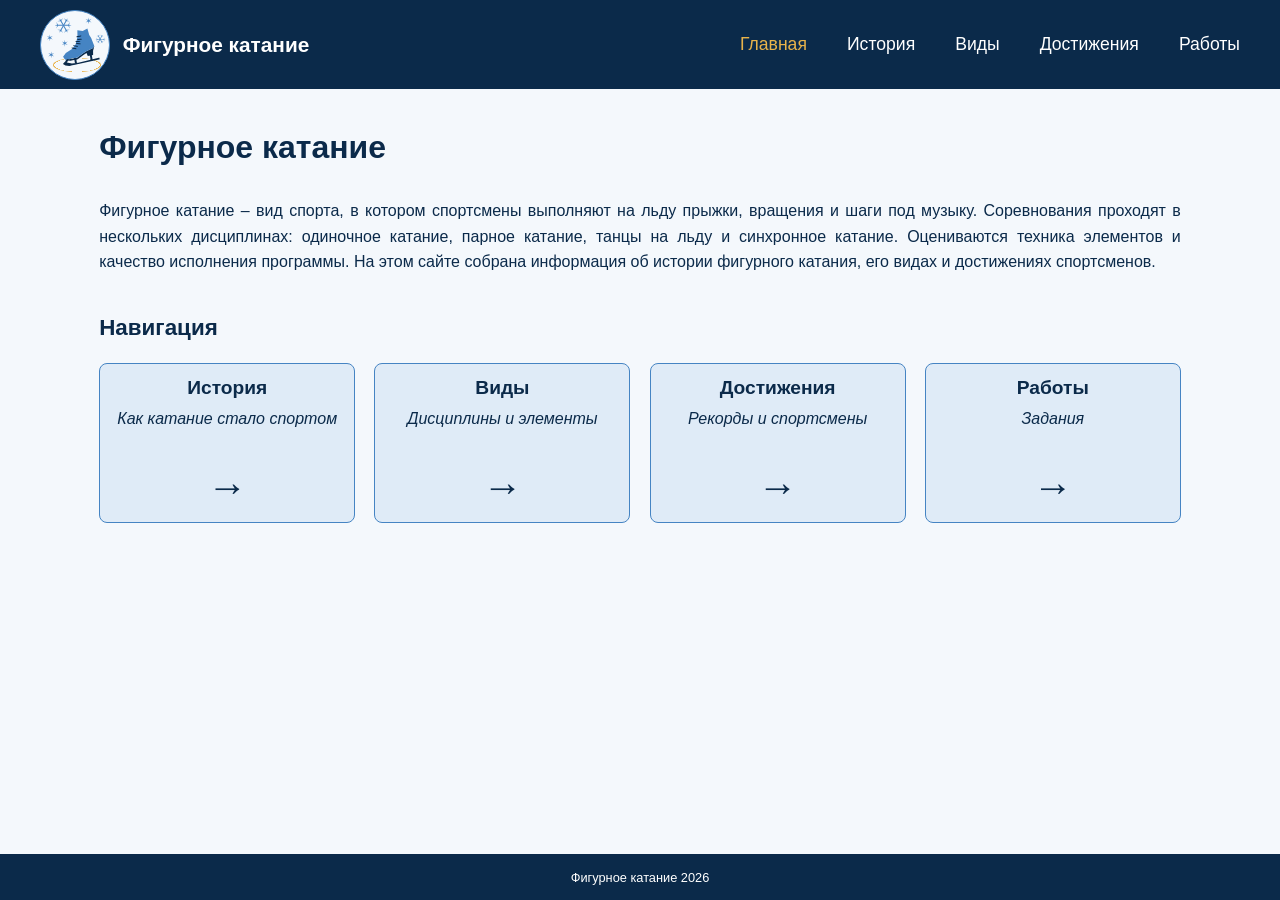
<file: index.html>
<!doctype html>
<html lang=ru>

<head>
    <meta charset="UTF-8">
    <meta name="viewport" content="width=device-width, initial-scale=1">
    <title>Фигурное катание</title>

    <!--[if IE]>
    <script>
    document.createElement('header');
    document.createElement('nav');
    document.createElement('section');
    document.createElement('article');
    document.createElement('aside');
    document.createElement('footer');
    </script>
    <![endif]-->

    <link rel="stylesheet" href="css/style.css">
    <link rel="stylesheet" href="css/pic.css">
</head>

<body>
    <header class="header">
        <div class="logo">
            <div class="logo__circle">

                <div class="logo__ice-line"></div>

                <div class="logo__snowflake">
                    <div class="logo__snowflake-top">
                        <div class="logo__snow"></div>
                        <div class="logo__snow"></div>
                        <div class="logo__snow"></div>
                    </div>
                    <div class="logo__snowflake-bottom">
                        <div class="logo__snow"></div>
                        <div class="logo__snow"></div>
                        <div class="logo__snow"></div>
                    </div>
                </div>

                <div class="logo__stars">
                    <div class="logo__star"></div>
                    <div class="logo__star"></div>
                    <div class="logo__star"></div>
                    <div class="logo__star"></div>
                </div>

                <div class="logo__skate">
                    
                    <div class="logo__blade"></div>

                    <div class="logo__supports">
                        <div class="logo__support"></div>
                        <div class="logo__support"></div>
                        <div class="logo__support"></div>
                    </div>

                    <div class="logo__bottom"></div>

                    <div class="logo__base"></div>

                    <div class="logo__laces">
                        <div class="logo__lace"></div>
                        <div class="logo__lace"></div>
                        <div class="logo__lace"></div>
                        <div class="logo__lace"></div>
                        <div class="logo__lace"></div>
                        <div class="logo__lace"></div>
                    </div>

                </div>

            </div>

            <div class="logo__title">Фигурное катание</div>

        </div>

        <nav class="nav">
            <ul class="nav__list">
                <li class="nav__item"><a class="nav__link nav__link--active" href="index.html">Главная</a></li>
                <li class="nav__item"><a class="nav__link" href="html/history.html">История</a></li>
                <li class="nav__item"><a class="nav__link" href="html/types.html">Виды</a></li>
                <li class="nav__item"><a class="nav__link" href="html/achievements.html">Достижения</a></li>
                <li class="nav__item"><a class="nav__link" href="html/tasks.html">Работы</a></li>
            </ul>
        </nav>
    </header>

    <main class="main">
        <section class="intro">
            <h1 class="intro__title">Фигурное катание</h1>
            <p class="intro__text">
                Фигурное катание – вид спорта, в котором спортсмены выполняют на льду прыжки, вращения и шаги под музыку. Соревнования проходят в нескольких дисциплинах: одиночное катание, парное катание, танцы на льду и синхронное катание. Оцениваются техника элементов и качество исполнения программы. На этом сайте собрана информация об истории фигурного катания, его видах и достижениях спортсменов.
            </p>
        </section>

        <section class="sections">
            <h2 class="sections__title">Навигация</h2>
            <div class="sections__navigation">
                <a class="sections__card" href="html/history.html">
                    <div class="sections__card-content">
                        <h3 class="sections__card-title">История</h3>
                        <p class="sections__card-text">Как катание стало спортом</p>
                    </div>

                    <span class="sections__card-action">&#8594;</span>
                </a>

                <a class="sections__card" href="html/types.html">
                    <div class="sections__card-content">
                        <h3 class="sections__card-title">Виды</h3>
                        <p class="sections__card-text">Дисциплины и элементы</p>
                    </div>

                    <span class="sections__card-action">&#8594;</span>
                </a>

                <a class="sections__card" href="html/achievements.html">
                    <div class="sections__card-content">
                        <h3 class="sections__card-title">Достижения</h3>
                        <p class="sections__card-text">Рекорды и спортсмены</p>
                    </div>

                    <span class="sections__card-action">&#8594;</span>
                </a>

                <a class="sections__card" href="html/tasks.html">
                    <div class="sections__card-content">
                        <h3 class="sections__card-title">Работы</h3>
                        <p class="sections__card-text">Задания</p>
                    </div>

                    <span class="sections__card-action">&#8594;</span>
                </a>
            </div>
        </section>
    </main>

    <footer class="footer">
        <p class="footer__text">Фигурное катание 2026</p>
    </footer>

</body>
</html>
</file>
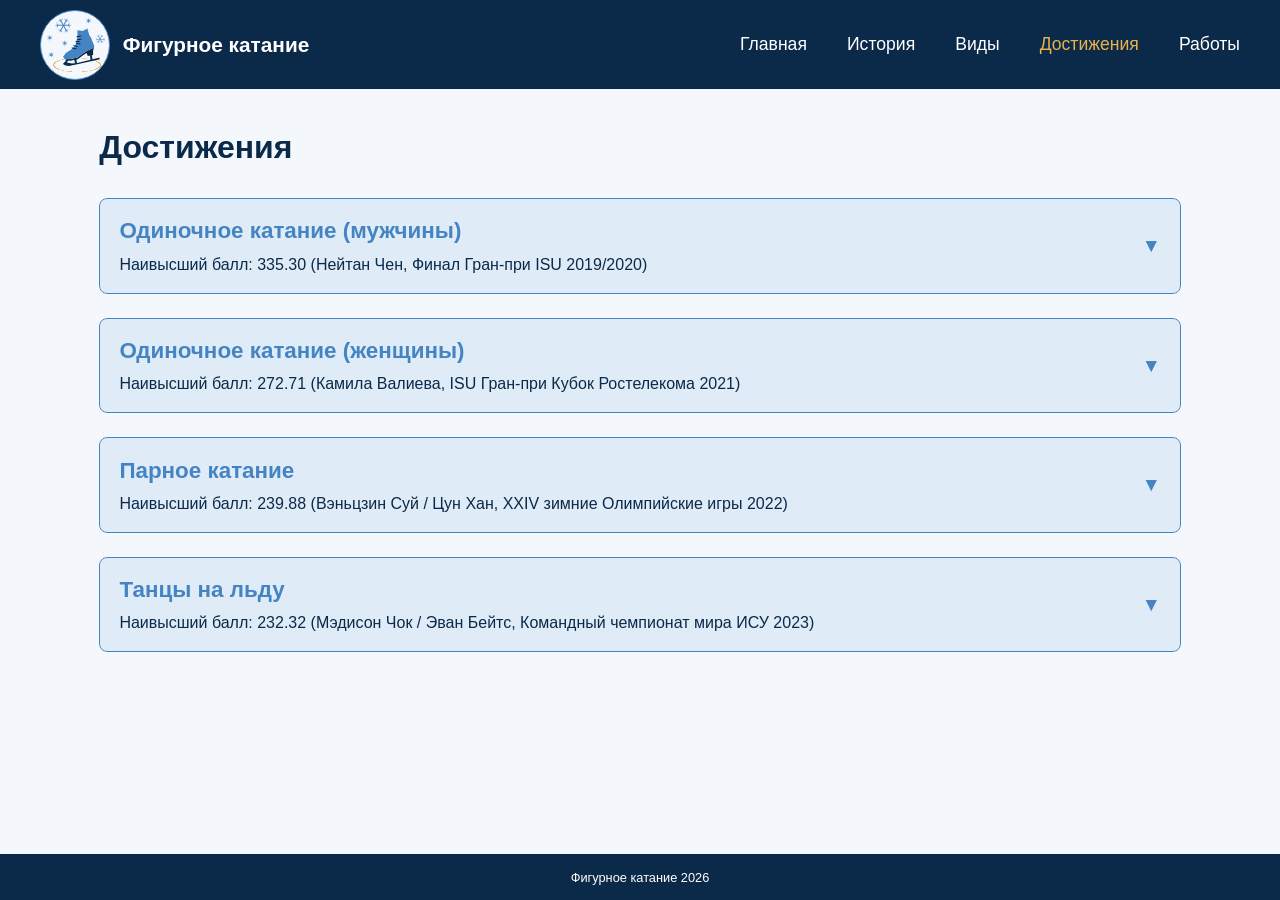
<file: html/achievements.html>
<!doctype html>
<html lang=ru>

<head>
    <meta charset="UTF-8">
    <meta name="viewport" content="width=device-width, initial-scale=1">
    <title>Фигурное катание</title>

    <!--[if IE]>
    <script>
    document.createElement('header');
    document.createElement('nav');
    document.createElement('section');
    document.createElement('article');
    document.createElement('aside');
    document.createElement('footer');
    document.createElement('details');
    document.createElement('summary');
    </script>
    <![endif]-->

    <link rel="stylesheet" href="../css/style.css">
    <link rel="stylesheet" href="../css/pic.css">
</head>

<body>
    <header class="header">
        <div class="logo">
            <div class="logo__circle">

                <div class="logo__ice-line"></div>

                <div class="logo__snowflake">
                    <div class="logo__snowflake-top">
                        <div class="logo__snow"></div>
                        <div class="logo__snow"></div>
                        <div class="logo__snow"></div>
                    </div>
                    <div class="logo__snowflake-bottom">
                        <div class="logo__snow"></div>
                        <div class="logo__snow"></div>
                        <div class="logo__snow"></div>
                    </div>
                </div>

                <div class="logo__stars">
                    <div class="logo__star"></div>
                    <div class="logo__star"></div>
                    <div class="logo__star"></div>
                    <div class="logo__star"></div>
                </div>

                <div class="logo__skate">
                    
                    <div class="logo__blade"></div>

                    <div class="logo__supports">
                        <div class="logo__support"></div>
                        <div class="logo__support"></div>
                        <div class="logo__support"></div>
                    </div>

                    <div class="logo__bottom"></div>

                    <div class="logo__base"></div>

                    <div class="logo__laces">
                        <div class="logo__lace"></div>
                        <div class="logo__lace"></div>
                        <div class="logo__lace"></div>
                        <div class="logo__lace"></div>
                        <div class="logo__lace"></div>
                        <div class="logo__lace"></div>
                    </div>

                </div>

            </div>

            <div class="logo__title">Фигурное катание</div>

        </div>

        <nav class="nav">
            <ul class="nav__list">
                <li class="nav__item"><a class="nav__link" href="../index.html">Главная</a></li>
                <li class="nav__item"><a class="nav__link" href="history.html">История</a></li>
                <li class="nav__item"><a class="nav__link" href="types.html">Виды</a></li>
                <li class="nav__item"><a class="nav__link nav__link--active" href="achievements.html">Достижения</a></li>
                <li class="nav__item"><a class="nav__link" href="tasks.html">Работы</a></li>
            </ul>
        </nav>
    </header>

    <main class="main">

        <section class="achievements">
            <h1 class="achievements__title">Достижения</h1>

            <article class="achievements__item">
                <details class="achievements__details">
                    <summary class="achievements__summary">
                        <div class="achievements__header">
                            <h2 class="achievements__subtitle">Одиночное катание (мужчины)</h2>
                            <p class="achievements__score">Наивысший балл: 335.30 (Нейтан Чен, Финал Гран-при ISU 2019/2020)</p>
                        </div>
                        <span class="achievements__arrow" aria-hidden="true">&#9660;</span>
                    </summary>

                    <div class="achievements__content">
                        <article class="athlete">
                            <img class="athlete__photo" src="../img/nathan_chen.jpg" alt="Нейтан Чен">
                            <div class="athlete__info">
                                <h3 class="athlete__name">Нейтан Чен (США)</h3>
                                <p class="athlete__text">
                                    Бронзовый призёр в командном зачёте на Олимпийских играх 2018 года. Первый фигурист, выполнивший пять четверных прыжков в произвольной программе (четверной лутц, флип, сальхов и два четверных тулупа) на национальном чемпионате США и чемпионате четырёх континентов в 2017 году. Годом ранее он стал первым, кто исполнил четыре четверных прыжка в произвольной программе. В 2016 году на национальном чемпионате получил отрывной перелом, из-за которого пропустил остаток сезона. Лауреат премии ISU 2023 года в номинации «Самый ценный фигурист». Личный рекорд – 335.3 балла по сумме двух программ (Финал Гран-при ISU 2019/2020).
                                </p>
                            </div>
                        </article>

                        <article class="athlete">
                            <img class="athlete__photo" src="../img/ilya_malinin.jpg" alt="Илья Малинин">
                            <div class="athlete__info">
                                <h3 class="athlete__name">Илья Малинин (США)</h3>
                                <p class="athlete__text">
                                    Олимпийский чемпион в командном зачёте на Играх 2026 года. Первый фигурист, успешно выполнивший четверной аксель на соревнованиях (U.S. Figure Skating Classic 2022) и семь четверных прыжков в одной программе (финал Гран-при 2025). Тренируется у родителей, которые сами были фигуристами и представляли Узбекистан. В 2023 году получил награду ISU «За особые достижения» за четверной аксель, в 2024 году – в номинации «Самый ценный фигурист», в 2025 году – в номинациях «Самая зрелищная программа» и «Фигурист года».
                                </p>
                            </div>
                        </article>

                        <article class="athlete">
                            <img class="athlete__photo" src="../img/yuzuru_hanyu.jpg" alt="Юдзуру Ханю">
                            <div class="athlete__info">
                                <h3 class="athlete__name">Юдзуру Ханю (Япония)</h3>
                                <p class="athlete__text">
                                    Первый японский фигурист-мужчина, завоевавший олимпийское золото, и первый с 1948–1952 годов (после Дика Баттона) двукратный олимпийский чемпион подряд. Первый фигурист, чисто выполнивший четверной риттбергер на соревнованиях (Осенняя классика 2016 в Канаде) и набравший более 300 баллов (322.40 на NHK Trophy 2015). Пошёл по стопам старшей сестры и начал заниматься фигурным катанием. После разрушительного землетрясения 2011 года в Японии его дом в Сендае был поврежден, а местный каток закрылся. Некоторое время он жил в эвакуационном центре, но позже ему разрешили вернуться в дом и на каток для продолжения тренировок. Весной 2012 года переехал в Канаду для продолжения тренировок.
                                </p>
                            </div>
                        </article>
                    </div>
                </details>
            </article>

            <article class="achievements__item">
                <details class="achievements__details">
                    <summary class="achievements__summary">
                        <div class="achievements__header">
                            <h2 class="achievements__subtitle">Одиночное катание (женщины)</h2>
                            <p class="achievements__score">Наивысший балл: 272.71 (Камила Валиева, ISU Гран-при Кубок Ростелекома 2021)</p>
                        </div>
                        <span class="achievements__arrow" aria-hidden="true">&#9660;</span>
                    </summary>

                    <div class="achievements__content">
                        <article class="athlete">
                            <img class="athlete__photo" src="../img/kamila_valieva.jpg" alt="Камила Валиева">
                            <div class="athlete__info">
                                <h3 class="athlete__name">Камила Валиева (Россия)</h3>
                                <p class="athlete__text">
                                    Обладательница действующих мировых рекордов в короткой программе (87.42), произвольной программе (185.29) и по сумме двух программ (272.71) – все установлены на Кубке Ростелекома 2021. Первая одиночница, набравшая более 90 баллов в короткой программе и более 272 баллов по сумме на международных стартах. На соревнованиях исполняла четверной тулуп, четверной сальхов и тройной аксель. Победительница финала юниорского Гран-при и чемпионка мира среди юниоров сезона-2019/2020.
                                </p>
                            </div>
                        </article>

                        <article class="athlete">
                            <img class="athlete__photo" src="../img/anna_shcherbakova.jpg" alt="Анна Щербакова">
                            <div class="athlete__info">
                                <h3 class="athlete__name">Анна Щербакова (Россия)</h3>
                                <p class="athlete__text">
                                    Олимпийская чемпионка 2022 года в одиночном катании, чемпионка мира (2021), чемпионка Европы (2022), трёхкратная чемпионка России (2019, 2020, 2021). Первая фигуристка в истории, исполнившая четверной лутц на взрослых официальных соревнованиях, и первая, приземлившая два четверных лутца в одной программе. Также первая среди женщин, исполнившая каскад четверной флип – тройной тулуп, и первая, приземлившая два четверных флипа в одной программе. Первая и пока единственная российская фигуристка-одиночница, выигравшая Олимпиаду в статусе действующей чемпионки мира. Номинирована на премию ISU 2023 года в категории «Самый ценный фигурист».
                                </p>
                            </div>
                        </article>

                        <article class="athlete">
                            <img class="athlete__photo" src="../img/alexandra_ignatova.jpg" alt="Александра Игнатова">
                            <div class="athlete__info">
                                <h3 class="athlete__name">Александра Игнатова (Россия)</h3>
                                <p class="athlete__text">
                                    Первая женщина, выполнившая четверной лутц (ISU JGP 2018) и четверной флип (ISU GP Final 2019) на соревнованиях. Также стала первой женщиной, исполнившей четверной тулуп и два четверных прыжка (тулуп и сальхов) в одной программе на соревнованиях (чемпионат мира среди юниоров 2018). Выполнила три четверных прыжка (квад-лутц, квад-тулуп, квад-тулуп-трипл-тулуп) на российских тестовых соревнованиях в сентябре 2019 года и четыре четверных прыжка (лутц, сальхов, два тулупа) на турнире Japan Open в октябре 2019 года. На Олимпийских играх 2022 года в Пекине она исполнила пять четверных прыжков в произвольной программе.
                                </p>
                            </div>
                        </article>
                    </div>
                </details>
            </article>

            <article class="achievements__item">
                <details class="achievements__details">
                    <summary class="achievements__summary">
                        <div class="achievements__header">
                            <h2 class="achievements__subtitle">Парное катание</h2>
                            <p class="achievements__score">Наивысший балл: 239.88 (Вэньцзин Суй / Цун Хан, XXIV зимние Олимпийские игры 2022)</p>
                        </div>
                        <span class="achievements__arrow" aria-hidden="true">&#9660;</span>
                    </summary>

                    <div class="achievements__content">
                        <article class="athlete">
                            <img class="athlete__photo" src="../img/sui_han.jpg" alt="Вэньцзин Суй и Цун Хан">
                            <div class="athlete__info">
                                <h3 class="athlete__name">Вэньцзин Суй / Цун Хан (Китай)</h3>
                                <p class="athlete__text">
                                    Завершили спортивную карьеру после победы на Олимпийских играх в 2022 году, но вернулись в спорт в сезоне 2025/26. Начали кататься в паре в 2007 году, не имея опыта парного катания. Их вдохновили олимпийские чемпионы 2010 года Сюэ Шэнь и Хунбо Чжао, и они начали заниматься фигурным катанием после их выступления на Играх 2002 года. Чжао сейчас является их тренером. Выполняли четверные сальхов и четверные твизлы на соревнованиях.
                                </p>
                            </div>
                        </article>

                        <article class="athlete">
                            <img class="athlete__photo" src="../img/mishina_gallyamov.jpg" alt="Анастасия Мишина и Александр Галлямов">
                            <div class="athlete__info">
                                <h3 class="athlete__name">Анастасия Мишина / Александр Галлямов (Россия)</h3>
                                <p class="athlete__text">
                                    Чемпионы мира (2021), чемпионы Европы (2022), бронзовые призёры Олимпийских игр 2022 года в личном и командном турнирах. Трёхкратные чемпионы России (2022, 2024, 2025). Чемпионы мира среди юниоров (2019) и победители финала юниорского Гран-при (2018). Встали в пару весной 2017 года. На чемпионате Европы 2022 года установили мировые рекорды в короткой (82.36) и произвольной (157.46) программах, а также по сумме (239.82). Мишина – серебряный призёр чемпионата мира среди юниоров 2016 года в паре с Владиславом Мирзоевым. После сезона 2019/20 пара сменила тренеров.
                                </p>
                            </div>
                        </article>

                        <article class="athlete">
                            <img class="athlete__photo" src="../img/tarasova_morozov.jpg" alt="Евгения Тарасова и Владимир Морозов">
                            <div class="athlete__info">
                                <h3 class="athlete__name">Евгения Тарасова / Владимир Морозов (Россия)</h3>
                                <p class="athlete__text">
                                    Серебряные призёры в командном зачёте на Олимпийских играх 2018 года. Встали в пару в 2012 году по предложению тренеров. Тарасова выступала на международных соревнованиях среди юниоров в одиночном катании, прежде чем в 2010 году перешла в парное катание. На чемпионате мира 2017 года Тарасова порезала ногу на тренировке и получила десять швов утром перед короткой программой, но всё равно выступила.
                                </p>
                            </div>
                        </article>
                    </div>
                </details>
            </article>

            <article class="achievements__item">
                <details class="achievements__details">
                    <summary class="achievements__summary">
                        <div class="achievements__header">
                            <h2 class="achievements__subtitle">Танцы на льду</h2>
                            <p class="achievements__score">Наивысший балл: 232.32 (Мэдисон Чок / Эван Бейтс, Командный чемпионат мира ИСУ 2023)</p>
                        </div>
                        <span class="achievements__arrow" aria-hidden="true">&#9660;</span>
                    </summary>

                    <div class="achievements__content">
                        <article class="athlete">
                            <img class="athlete__photo" src="../img/chock_bates.jpg" alt="Мэдисон Чок и Эван Бейтс">
                            <div class="athlete__info">
                                <h3 class="athlete__name">Мэдисон Чок / Эван Бейтс (США)</h3>
                                <p class="athlete__text">
                                    Олимпийские чемпионы в командных соревнованиях на Играх 2026 и 2022 годов. Объединились в пару весной 2011 года, поженились в июне 2024 года. Оба были чемпионами мира среди юниоров со своими предыдущими партнёрами: Чок – в 2009 году с Грегом Цюрляйном, Бейтс – в 2008 году с Эмили Самуэльсон. Бейтс – четырёхкратный участник Олимпийских игр (2010 с Самуэльсон; 2014, 2018, 2022 с Чок). В 2018 году переехали в Канаду для тренировок. Получили премию ISU в номинации «Фигуристы года» (2025). Чок часто разрабатывает для них костюмы; в 2023 и 2020 годах они получили премию ISU за лучший костюм, а костюм, созданный ею для Оливии Смарт в 2025 году, также получил награду.
                                </p>
                            </div>
                        </article>

                        <article class="athlete">
                            <img class="athlete__photo" src="../img/fournier_beaudry_cizeron.jpg" alt="Лоранс Фурнье Бодри и Гийом Сизерон">
                            <div class="athlete__info">
                                <h3 class="athlete__name">Лоранс Фурнье Бодри / Гийом Сизерон (Франция)</h3>
                                <p class="athlete__text">
                                    Объединились в 2025 году. Сизерон – олимпийский чемпион 2022 года, пятикратный чемпион мира и Европы (вместе с Габриэллой Пападакис). Завершил карьеру в 2022 году, но решил вернуться вместе с Фурнье Бодри. Фурнье Бодри – олимпийская чемпионка и призёр чемпионата четырёх континентов (вместе с Николаем Соренсеном), выступает за Канаду, ранее – за Данию. В ноябре 2025 года получила французское гражданство.
                                </p>
                            </div>
                        </article>

                        <article class="athlete">
                            <img class="athlete__photo" src="../img/guignard_fabbri.jpg" alt="Шарлен Гиньяр и Марко Фаббри">
                            <div class="athlete__info">
                                <h3 class="athlete__name">Шарлен Гиньяр / Марко Фаббри (Италия)</h3>
                                <p class="athlete__text">
                                    Бронзовые призёры командных соревнований на Олимпийских играх 2026 года. Стали парой в 2010 году. Первая итальянская танцевальная пара, завоевавшая титул чемпионов Европы за девять лет (2023) и медаль чемпионата мира за девять лет (серебро в 2023 году). Фаббри выступал в одиночном катании на международном уровне до 2007 года, был призёром национальных соревнований и занял 18-е место на чемпионате мира среди юниоров в 2007 году, после чего сосредоточился на танцах на льду. Также становился чемпионом страны среди новичков в паре со Стефанией Бертон. Гиньяр ранее выступала за Францию в паре со своим братом Кристофом и двумя другими партнёрами.
                                </p>
                            </div>
                        </article>
                    </div>
                </details>
            </article>

        </section>

    </main>

    <footer class="footer">
        <p class="footer__text">Фигурное катание 2026</p>
    </footer>

</body>
</html>
</file>
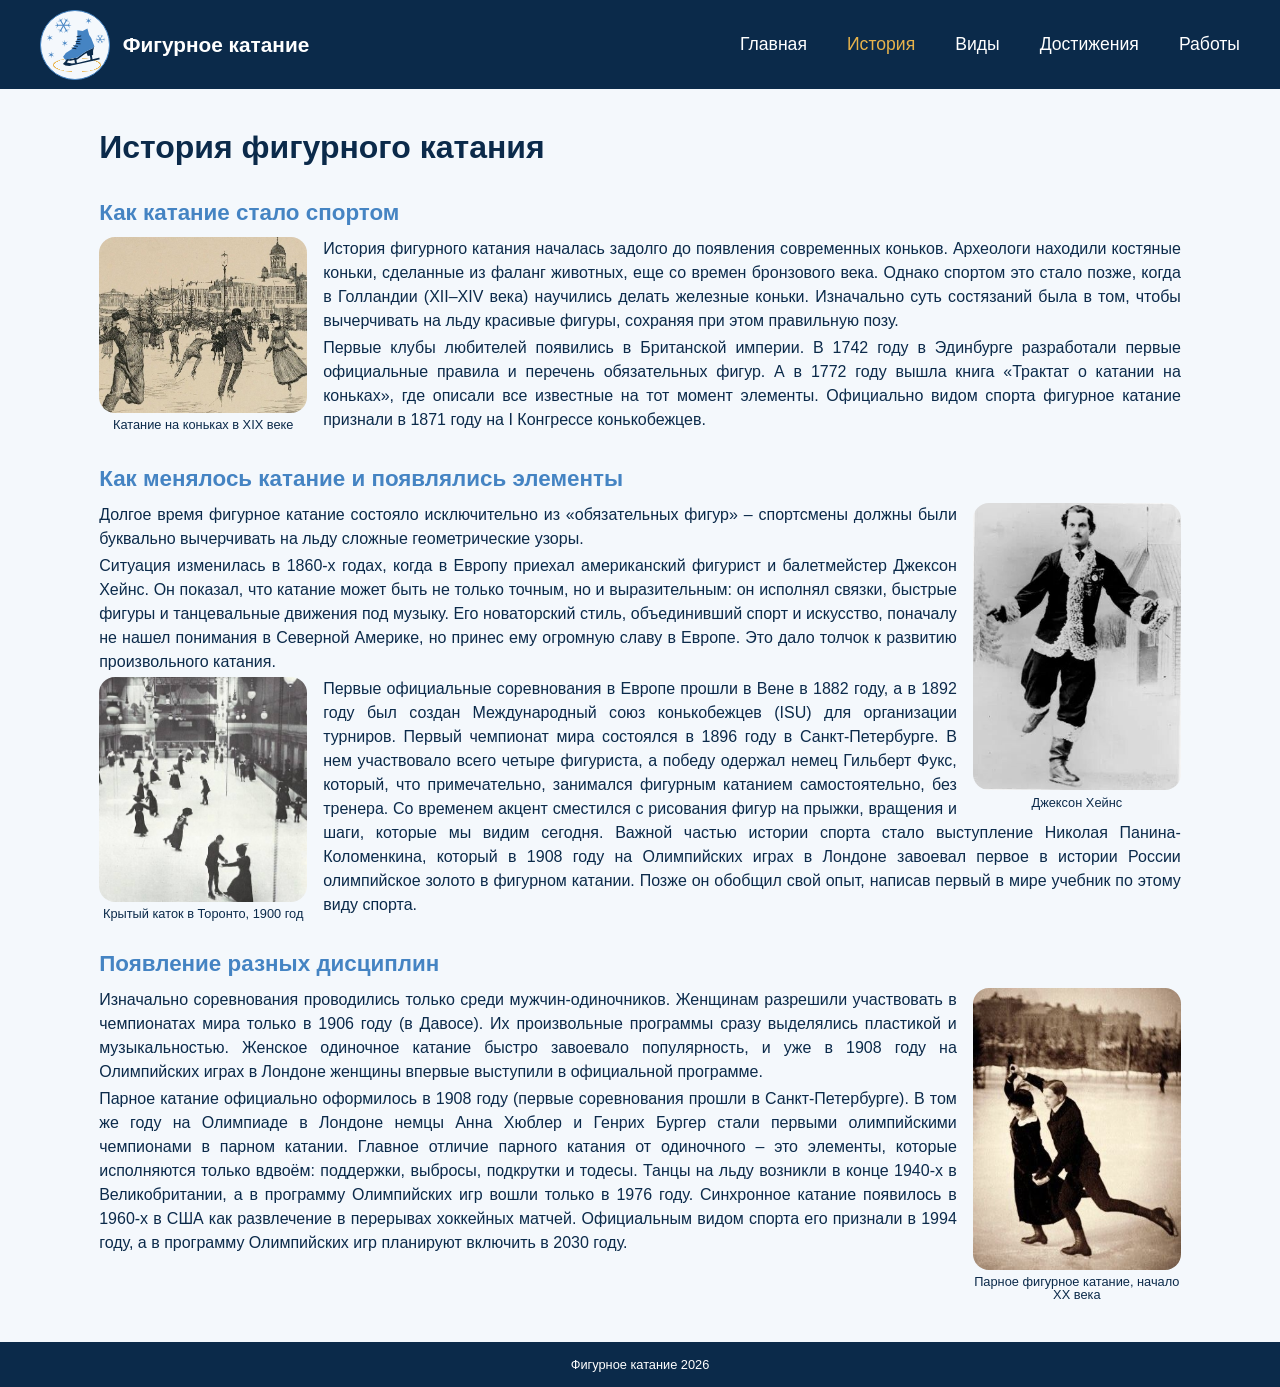
<file: html/history.html>
<!doctype html>
<html lang=ru>

<head>
    <meta charset="UTF-8">
    <meta name="viewport" content="width=device-width, initial-scale=1">
    <title>Фигурное катание</title>

    <!--[if IE]>
    <script>
    document.createElement('header');
    document.createElement('nav');
    document.createElement('section');
    document.createElement('article');
    document.createElement('aside');
    document.createElement('footer');
    </script>
    <![endif]-->

    <link rel="stylesheet" href="../css/style.css">
    <link rel="stylesheet" href="../css/pic.css">
</head>

<body>
    <header class="header">
        <div class="logo">
            <div class="logo__circle">

                <div class="logo__ice-line"></div>

                <div class="logo__snowflake">
                    <div class="logo__snowflake-top">
                        <div class="logo__snow"></div>
                        <div class="logo__snow"></div>
                        <div class="logo__snow"></div>
                    </div>
                    <div class="logo__snowflake-bottom">
                        <div class="logo__snow"></div>
                        <div class="logo__snow"></div>
                        <div class="logo__snow"></div>
                    </div>
                </div>

                <div class="logo__stars">
                    <div class="logo__star"></div>
                    <div class="logo__star"></div>
                    <div class="logo__star"></div>
                    <div class="logo__star"></div>
                </div>

                <div class="logo__skate">
                    
                    <div class="logo__blade"></div>

                    <div class="logo__supports">
                        <div class="logo__support"></div>
                        <div class="logo__support"></div>
                        <div class="logo__support"></div>
                    </div>

                    <div class="logo__bottom"></div>

                    <div class="logo__base"></div>

                    <div class="logo__laces">
                        <div class="logo__lace"></div>
                        <div class="logo__lace"></div>
                        <div class="logo__lace"></div>
                        <div class="logo__lace"></div>
                        <div class="logo__lace"></div>
                        <div class="logo__lace"></div>
                    </div>

                </div>

            </div>

            <div class="logo__title">Фигурное катание</div>

        </div>

        <nav class="nav">
            <ul class="nav__list">
                <li class="nav__item"><a class="nav__link" href="../index.html">Главная</a></li>
                <li class="nav__item"><a class="nav__link nav__link--active" href="history.html">История</a></li>
                <li class="nav__item"><a class="nav__link" href="types.html">Виды</a></li>
                <li class="nav__item"><a class="nav__link" href="achievements.html">Достижения</a></li>
                <li class="nav__item"><a class="nav__link" href="tasks.html">Работы</a></li>
            </ul>
        </nav>
    </header>

    <main class="main">

        <section class="history">
            <h1 class="history__title">История фигурного катания</h1>

            <h2 class="history__subtitle">Как катание стало спортом</h2>
            <figure class="history__figure history__figure--left">
                <img class="history__image" src="../img/19th_century_Finland.jpg" alt="Люди катаются на коньках в XIX веке">
                <figcaption class="history__caption">Катание на коньках в XIX веке</figcaption>
            </figure>
            <p class="history__text">
                История фигурного катания началась задолго до появления современных коньков. Археологи находили костяные коньки, сделанные из фаланг животных, еще со времен бронзового века. Однако спортом это стало позже, когда в Голландии (XII–XIV века) научились делать железные коньки. Изначально суть состязаний была в том, чтобы вычерчивать на льду красивые фигуры, сохраняя при этом правильную позу.
            </p>
            <p class="history__text">
                Первые клубы любителей появились в Британской империи. В 1742 году в Эдинбурге разработали первые официальные правила и перечень обязательных фигур. А в 1772 году вышла книга «Трактат о катании на коньках», где описали все известные на тот момент элементы. Официально видом спорта фигурное катание признали в 1871 году на I Конгрессе конькобежцев.
            </p>


            <h2 class="history__subtitle">Как менялось катание и появлялись элементы</h2>
            <figure class="history__figure history__figure--right">
                <img class="history__image" src="../img/Jackson_Haines_in_1800s.jpg" alt="Портрет фигуриста Джексона Хейнса">
                <figcaption class="history__caption">Джексон Хейнс</figcaption>
            </figure>
            <p class="history__text">
                Долгое время фигурное катание состояло исключительно из «обязательных фигур» – спортсмены должны были буквально вычерчивать на льду сложные геометрические узоры.
            </p>
            <p class="history__text">
                Ситуация изменилась в 1860-х годах, когда в Европу приехал американский фигурист и балетмейстер Джексон Хейнс. Он показал, что катание может быть не только точным, но и выразительным: он исполнял связки, быстрые фигуры и танцевальные движения под музыку. Его новаторский стиль, объединивший спорт и искусство, поначалу не нашел понимания в Северной Америке, но принес ему огромную славу в Европе. Это дало толчок к развитию произвольного катания.
            </p>
            <figure class="history__figure history__figure--left">
                <img class="history__image" src="../img/toronto_skating_hall.jpg" alt="Крытый каток в Торонто, 1900 год">
                <figcaption class="history__caption">Крытый каток в Торонто, 1900 год</figcaption>
            </figure>
            <p class="history__text">
                Первые официальные соревнования в Европе прошли в Вене в 1882 году, а в 1892 году был создан Международный союз конькобежцев (ISU) для организации турниров. Первый чемпионат мира состоялся в 1896 году в Санкт-Петербурге. В нем участвовало всего четыре фигуриста, а победу одержал немец Гильберт Фукс, который, что примечательно, занимался фигурным катанием самостоятельно, без тренера. Со временем акцент сместился с рисования фигур на прыжки, вращения и шаги, которые мы видим сегодня. Важной частью истории спорта стало выступление Николая Панина-Коломенкина, который в 1908 году на Олимпийских играх в Лондоне завоевал первое в истории России олимпийское золото в фигурном катании. Позже он обобщил свой опыт, написав первый в мире учебник по этому виду спорта.
            </p>

            <h2 class="history__subtitle">Появление разных дисциплин</h2>
            <figure class="history__figure history__figure--right">
                <img class="history__image" src="../img/history_pair_skating.jpg" alt="Историческое фото парного фигурного катания">
                <figcaption class="history__caption">Парное фигурное катание, начало XX века</figcaption>
            </figure>
            <p class="history__text">
                Изначально соревнования проводились только среди мужчин-одиночников. Женщинам разрешили участвовать в чемпионатах мира только в 1906 году (в Давосе). Их произвольные программы сразу выделялись пластикой и музыкальностью. Женское одиночное катание быстро завоевало популярность, и уже в 1908 году на Олимпийских играх в Лондоне женщины впервые выступили в официальной программе.
            </p>
            <p class="history__text">
                Парное катание официально оформилось в 1908 году (первые соревнования прошли в Санкт-Петербурге). В том же году на Олимпиаде в Лондоне немцы Анна Хюблер и Генрих Бургер стали первыми олимпийскими чемпионами в парном катании. Главное отличие парного катания от одиночного – это элементы, которые исполняются только вдвоём: поддержки, выбросы, подкрутки и тодесы. Танцы на льду возникли в конце 1940-х в Великобритании, а в программу Олимпийских игр вошли только в 1976 году. Синхронное катание появилось в 1960-х в США как развлечение в перерывах хоккейных матчей. Официальным видом спорта его признали в 1994 году, а в программу Олимпийских игр планируют включить в 2030 году.
            </p>

        </section>

    </main>

    <footer class="footer">
        <p class="footer__text">Фигурное катание 2026</p>
    </footer>

</body>
</html>
</file>
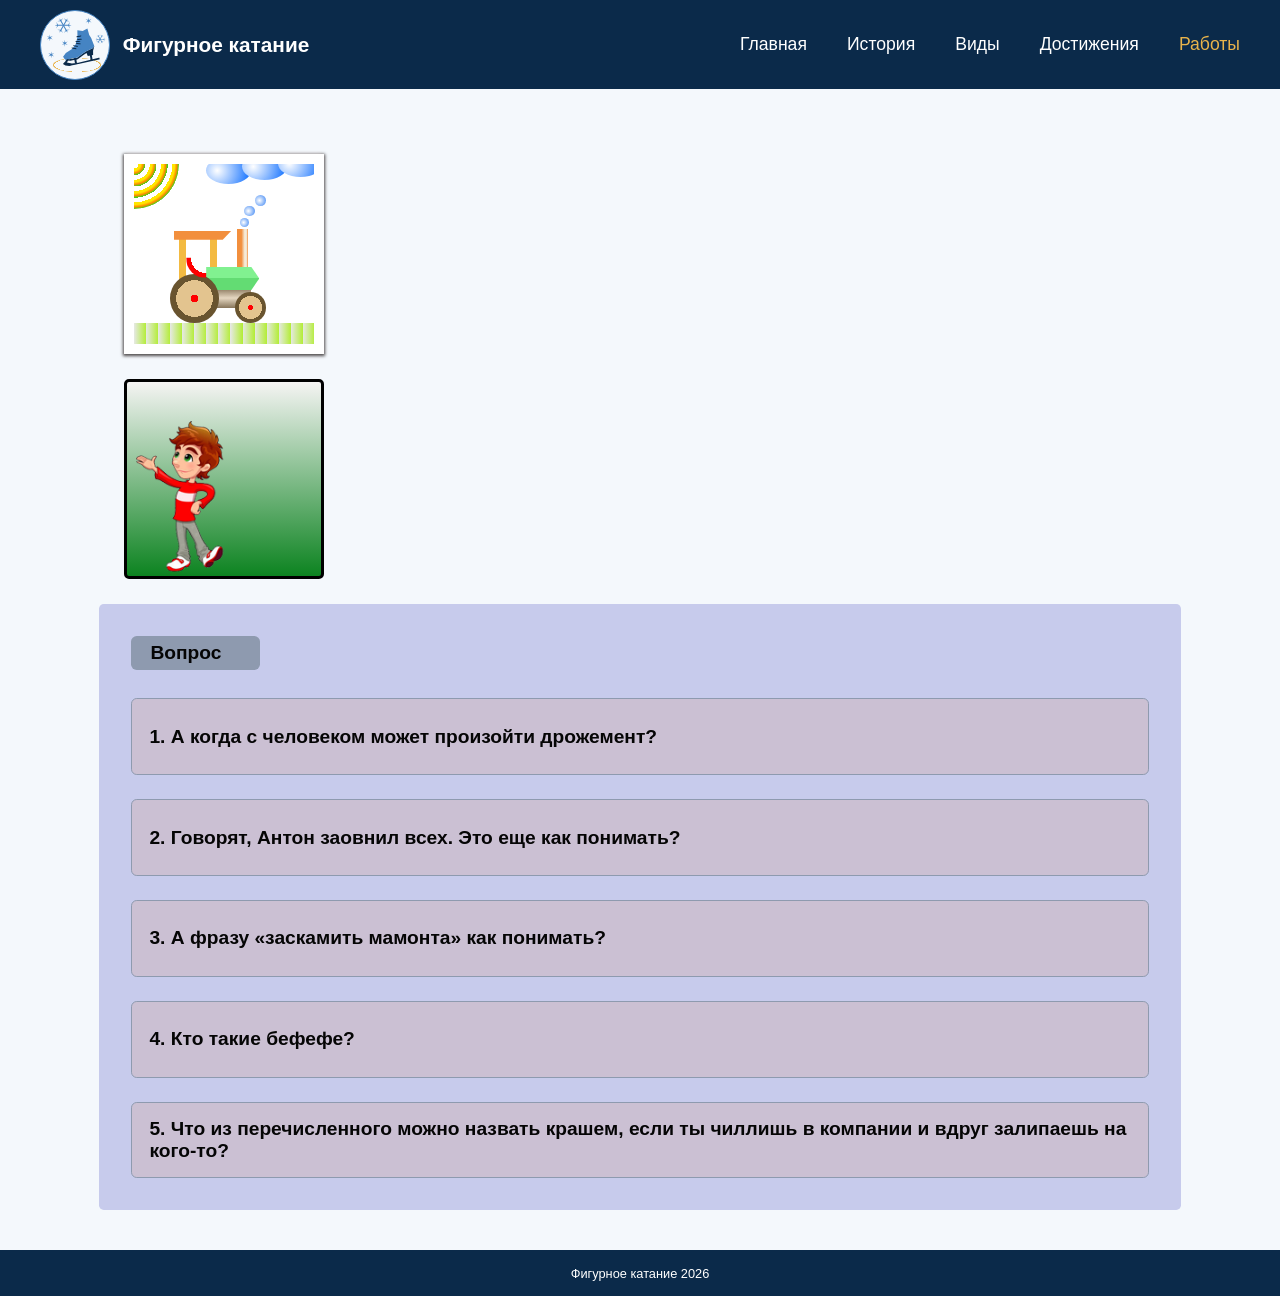
<file: html/tasks.html>
<!doctype html>
<html lang=ru>

<head>
    <meta charset="UTF-8">
    <meta name="viewport" content="width=device-width, initial-scale=1">
    <title>Фигурное катание</title>

    <!--[if IE]>
    <script>
    document.createElement('header');
    document.createElement('nav');
    document.createElement('section');
    document.createElement('article');
    document.createElement('aside');
    document.createElement('footer');
    </script>
    <![endif]-->

    <link rel="stylesheet" href="../css/style.css">
    <link rel="stylesheet" href="../css/tractor.css">
    <link rel="stylesheet" href="../css/boy.css">
    <link rel="stylesheet" href="../css/test.css">
    <link rel="stylesheet" href="../css/pic.css">
</head>

<body>
    <header class="header">
        <div class="logo">
            <div class="logo__circle">

                <div class="logo__ice-line"></div>

                <div class="logo__snowflake">
                    <div class="logo__snowflake-top">
                        <div class="logo__snow"></div>
                        <div class="logo__snow"></div>
                        <div class="logo__snow"></div>
                    </div>
                    <div class="logo__snowflake-bottom">
                        <div class="logo__snow"></div>
                        <div class="logo__snow"></div>
                        <div class="logo__snow"></div>
                    </div>
                </div>

                <div class="logo__stars">
                    <div class="logo__star"></div>
                    <div class="logo__star"></div>
                    <div class="logo__star"></div>
                    <div class="logo__star"></div>
                </div>

                <div class="logo__skate">
                    
                    <div class="logo__blade"></div>

                    <div class="logo__supports">
                        <div class="logo__support"></div>
                        <div class="logo__support"></div>
                        <div class="logo__support"></div>
                    </div>

                    <div class="logo__bottom"></div>

                    <div class="logo__base"></div>

                    <div class="logo__laces">
                        <div class="logo__lace"></div>
                        <div class="logo__lace"></div>
                        <div class="logo__lace"></div>
                        <div class="logo__lace"></div>
                        <div class="logo__lace"></div>
                        <div class="logo__lace"></div>
                    </div>

                </div>

            </div>

            <div class="logo__title">Фигурное катание</div>

        </div>

        <nav class="nav">
            <ul class="nav__list">
                <li class="nav__item"><a class="nav__link" href="../index.html">Главная</a></li>
                <li class="nav__item"><a class="nav__link" href="history.html">История</a></li>
                <li class="nav__item"><a class="nav__link" href="types.html">Виды</a></li>
                <li class="nav__item"><a class="nav__link" href="achievements.html">Достижения</a></li>
                <li class="nav__item"><a class="nav__link nav__link--active" href="tasks.html">Работы</a></li>
            </ul>
        </nav>
    </header>

    <main class="main">

        <section class="tractor_css">
            <div class="tractor_pic">

                <div class="grass"></div>

                <div class="sun"></div>

                <div class="cloud">
                    <div class="one_cloud"></div>
                    <div class="one_cloud"></div>
                    <div class="one_cloud"></div>
                </div>

                

                <div class="base_tractor"></div>

                <div class="support_tractor">
                    <div class="left_support"></div>
                    <div class="right_support"></div>
                </div>

                <div class="chimney"></div>

                <div class="green_base"></div>

                <div class="wheel">
                    <div class="big_wheel"></div>
                    <div class="small_wheel"></div>
                </div>

                <div class="sit"></div>
                
                <div class="roof"></div>

                <div class="bubble">
                    <div class="one_bubble"></div>
                    <div class="one_bubble"></div>
                    <div class="one_bubble"></div>
                </div>
                
            </div>

            
        </section>

        <section class="boy_css">
            <div class="picture">

                <div class="text">
                    <div class="text1">Где мяч?</div>
                    <div class="text2">Это кирпич!</div>
                </div>

                <div class="boy">
                    <img class="boy1" src="../img/boy1.png">
                    <img class="boy2" src="../img/boy2.png">
                    <img class="boy3" src="../img/boy3.png">
                </div>

                <img class="ball" src="../img/ball.png">

                <img class="box" src="../img/box.png">
                
            </div>

            
        </section>

        <section id="test">

            <div id="qtitle">Вопрос</div>
            
            <div id="area"></div>

        </section>

    </main>

    <footer class="footer">
        <p>Фигурное катание 2026</p>
    </footer>

    <script src="../js/test.js"></script>
    
</body>
</html>
</file>
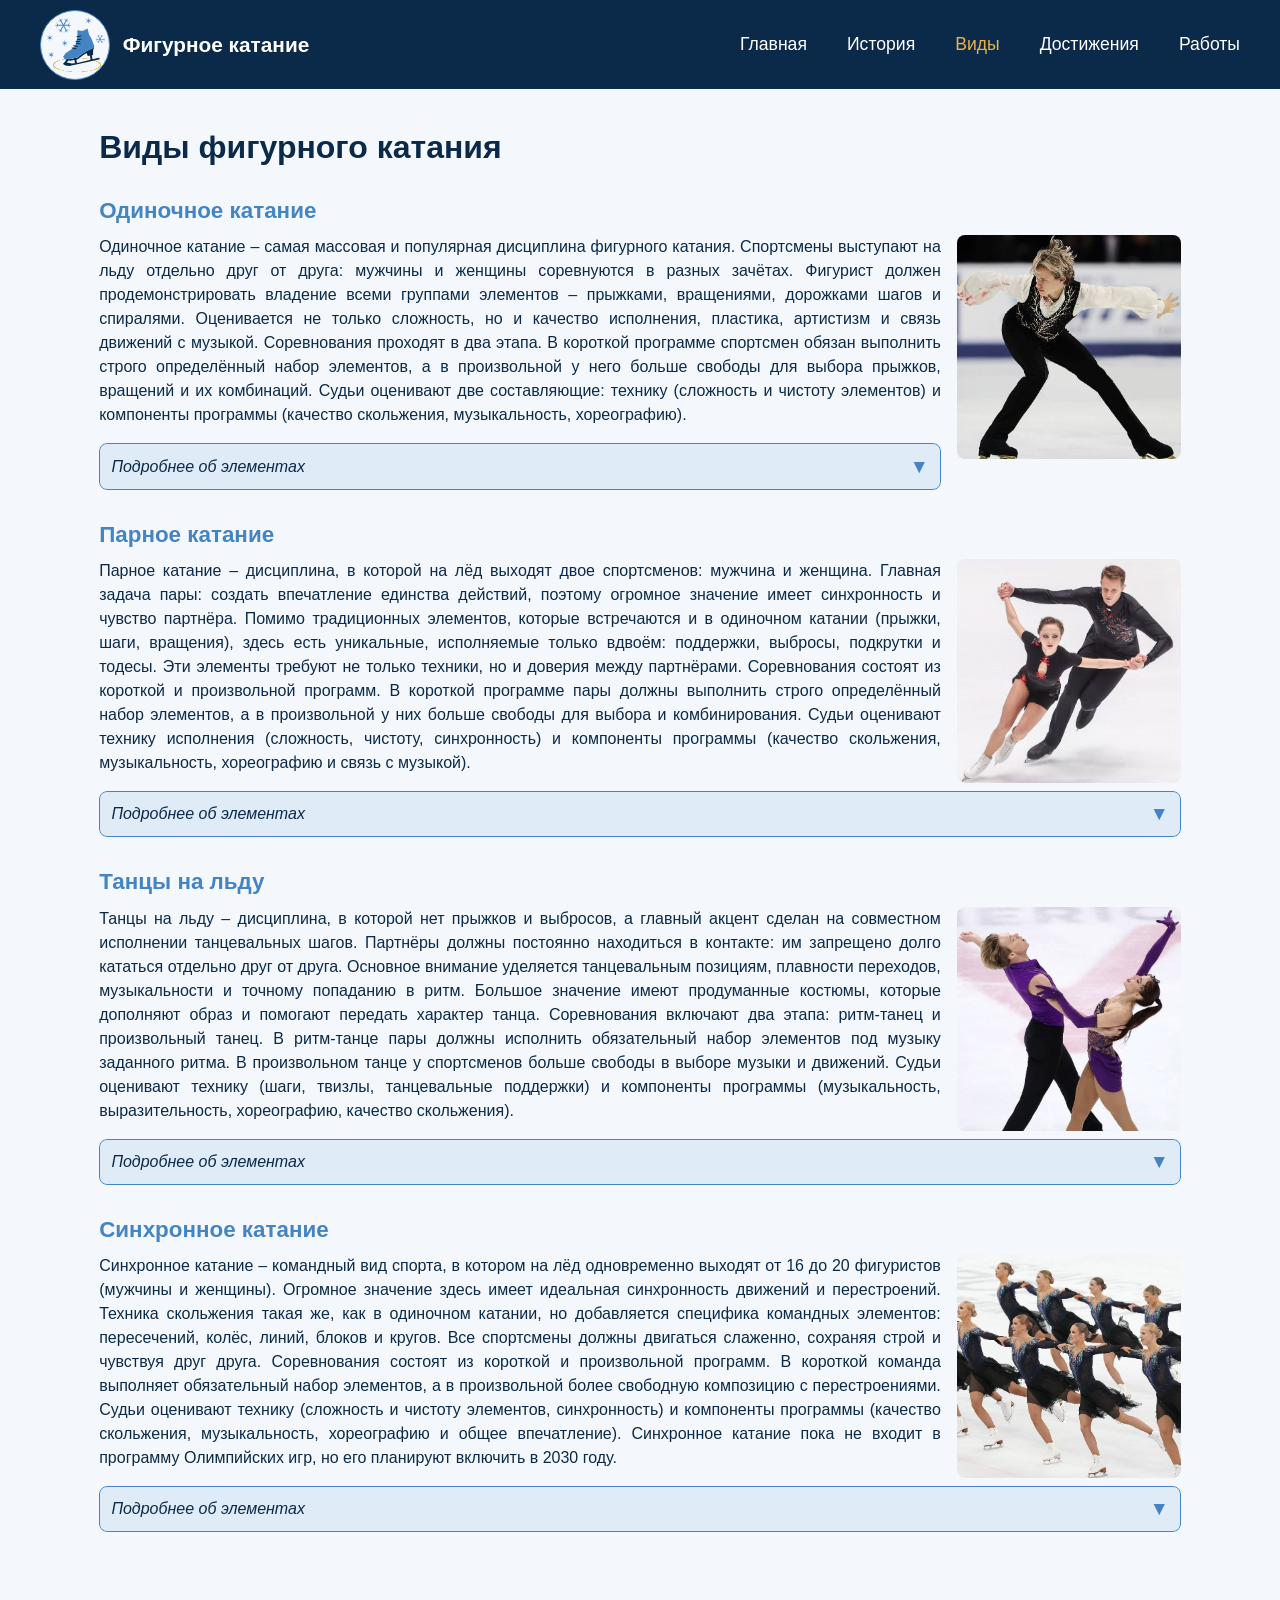
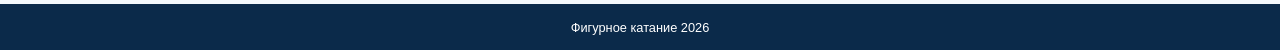
<file: html/types.html>
<!doctype html>
<html lang=ru>

<head>
    <meta charset="UTF-8">
    <meta name="viewport" content="width=device-width, initial-scale=1">
    <title>Фигурное катание</title>

    <!--[if IE]>
    <script>
    document.createElement('header');
    document.createElement('nav');
    document.createElement('section');
    document.createElement('article');
    document.createElement('aside');
    document.createElement('footer');
    document.createElement('details');
    document.createElement('summary');
    </script>
    <![endif]-->

    <link rel="stylesheet" href="../css/style.css">
    <link rel="stylesheet" href="../css/pic.css">
</head>

<body>
    <header class="header">
        <div class="logo">
            <div class="logo__circle">

                <div class="logo__ice-line"></div>

                <div class="logo__snowflake">
                    <div class="logo__snowflake-top">
                        <div class="logo__snow"></div>
                        <div class="logo__snow"></div>
                        <div class="logo__snow"></div>
                    </div>
                    <div class="logo__snowflake-bottom">
                        <div class="logo__snow"></div>
                        <div class="logo__snow"></div>
                        <div class="logo__snow"></div>
                    </div>
                </div>

                <div class="logo__stars">
                    <div class="logo__star"></div>
                    <div class="logo__star"></div>
                    <div class="logo__star"></div>
                    <div class="logo__star"></div>
                </div>

                <div class="logo__skate">
                    
                    <div class="logo__blade"></div>

                    <div class="logo__supports">
                        <div class="logo__support"></div>
                        <div class="logo__support"></div>
                        <div class="logo__support"></div>
                    </div>

                    <div class="logo__bottom"></div>

                    <div class="logo__base"></div>

                    <div class="logo__laces">
                        <div class="logo__lace"></div>
                        <div class="logo__lace"></div>
                        <div class="logo__lace"></div>
                        <div class="logo__lace"></div>
                        <div class="logo__lace"></div>
                        <div class="logo__lace"></div>
                    </div>

                </div>

            </div>

            <div class="logo__title">Фигурное катание</div>

        </div>

        <nav class="nav">
            <ul class="nav__list">
                <li class="nav__item"><a class="nav__link" href="../index.html">Главная</a></li>
                <li class="nav__item"><a class="nav__link" href="history.html">История</a></li>
                <li class="nav__item"><a class="nav__link nav__link--active" href="types.html">Виды</a></li>
                <li class="nav__item"><a class="nav__link" href="achievements.html">Достижения</a></li>
                <li class="nav__item"><a class="nav__link" href="tasks.html">Работы</a></li>
            </ul>
        </nav>
    </header>

    <main class="main">
        <section class="types">
            <h1 class="types__title">Виды фигурного катания</h1>

            <article class="types__item">
                <h2 class="types__subtitle">Одиночное катание</h2>
                <img class="types__image" src="../img/single_skating.jpg" alt="Одиночное катание">
                <p class="types__text">
                    Одиночное катание – самая массовая и популярная дисциплина фигурного катания. Спортсмены выступают на льду отдельно друг от друга: мужчины и женщины соревнуются в разных зачётах. Фигурист должен продемонстрировать владение всеми группами элементов – прыжками, вращениями, дорожками шагов и спиралями. Оценивается не только сложность, но и качество исполнения, пластика, артистизм и связь движений с музыкой. Соревнования проходят в два этапа. В короткой программе спортсмен обязан выполнить строго определённый набор элементов, а в произвольной у него больше свободы для выбора прыжков, вращений и их комбинаций. Судьи оценивают две составляющие: технику (сложность и чистоту элементов) и компоненты программы (качество скольжения, музыкальность, хореографию).
                </p>
                
                <details class="types__details">
                    <summary class="types__summary">
                        <p class="types__header">Подробнее об элементах</p>
                        <span class="types__arrow" aria-hidden="true">&#9660;</span>
                    </summary>
                    <ul class="types__list">
                        <li class="types__list-item"><strong>Прыжки</strong> – основной технический элемент. Бывают одиночные, двойные, тройные и четверные. Оценивается высота, чистота приземления и сложность захода.</li>
                        <li class="types__list-item"><strong>Вращения</strong> – вращательные движения на одной ноге. Могут быть в разных позициях (стоя, сидя, в наклоне) и со сменой ноги.</li>
                        <li class="types__list-item"><strong>Дорожки шагов</strong> – последовательность шагов и поворотов по всему льду. Судьи смотрят на скорость, чистоту исполнения и разнообразие движений.</li>
                        <li class="types__list-item"><strong>Спирали</strong> – скольжение на одной ноге со свободной ногой, поднятой выше уровня бедра. Демонстрируют гибкость и удержание равновесия.</li>
                    </ul>
                </details>
            </article>

            <article class="types__item">
                <h2 class="types__subtitle">Парное катание</h2>
                <img class="types__image" src="../img/pairs_skating.jpg" alt="Парное катание">
                <p class="types__text">
                    Парное катание – дисциплина, в которой на лёд выходят двое спортсменов: мужчина и женщина. Главная задача пары: создать впечатление единства действий, поэтому огромное значение имеет синхронность и чувство партнёра. Помимо традиционных элементов, которые встречаются и в одиночном катании (прыжки, шаги, вращения), здесь есть уникальные, исполняемые только вдвоём: поддержки, выбросы, подкрутки и тодесы. Эти элементы требуют не только техники, но и доверия между партнёрами. Соревнования состоят из короткой и произвольной программ. В короткой программе пары должны выполнить строго определённый набор элементов, а в произвольной у них больше свободы для выбора и комбинирования. Судьи оценивают технику исполнения (сложность, чистоту, синхронность) и компоненты программы (качество скольжения, музыкальность, хореографию и связь с музыкой).
                </p>
                
                <details class="types__details">
                    <summary class="types__summary">
                        <p class="types__header">Подробнее об элементах</p>
                        <span class="types__arrow" aria-hidden="true">&#9660;</span>
                    </summary>
                    <ul class="types__list">
                        <li class="types__list-item"><strong>Поддержки</strong> – партнёр поднимает партнёршу над головой и вращает. Оценивается сложность захода, позиция и уверенность.</li>
                        <li class="types__list-item"><strong>Выбросы</strong> – партнёр бросает партнёршу в прыжок, и она приземляется на одну ногу. Оценивается высота и приземление.</li>
                        <li class="types__list-item"><strong>Подкрутки</strong> – партнёр подбрасывает партнёршу вверх, она вращается, а он ловит ее до приземления.</li>
                        <li class="types__list-item"><strong>Тодесы</strong> – партнёр держит партнёршу за руку, и она скользит по льду в глубоком наклоне, почти касаясь льда.</li>
                        <li class="types__list-item"><strong>Совместные и параллельные вращения</strong> – партнёры вращаются рядом друг с другом (параллельно) или в одной связке (совместно), сохраняя идеальную синхронность.</li>
                    </ul>
                </details>
            </article>

            <article class="types__item">
                <h2 class="types__subtitle">Танцы на льду</h2>
                <img class="types__image" src="../img/dance_skating.jpg" alt="Танцы на льду">
                <p class="types__text">
                    Танцы на льду – дисциплина, в которой нет прыжков и выбросов, а главный акцент сделан на совместном исполнении танцевальных шагов. Партнёры должны постоянно находиться в контакте: им запрещено долго кататься отдельно друг от друга. Основное внимание уделяется танцевальным позициям, плавности переходов, музыкальности и точному попаданию в ритм. Большое значение имеют продуманные костюмы, которые дополняют образ и помогают передать характер танца. Соревнования включают два этапа: ритм-танец и произвольный танец. В ритм-танце пары должны исполнить обязательный набор элементов под музыку заданного ритма. В произвольном танце у спортсменов больше свободы в выборе музыки и движений. Судьи оценивают технику (шаги, твизлы, танцевальные поддержки) и компоненты программы (музыкальность, выразительность, хореографию, качество скольжения).
                </p>
                
                <details class="types__details">
                    <summary class="types__summary">
                        <p class="types__header">Подробнее об элементах</p>
                        <span class="types__arrow" aria-hidden="true">&#9660;</span>
                    </summary>
                    <ul class="types__list">
                        <li class="types__list-item"><strong>Твизлы</strong> – быстрое вращение на одной ноге, которое выполняется синхронно обоими партнёрами во время движения по льду.</li>
                        <li class="types__list-item"><strong>Дорожки шагов</strong> – сложные последовательности шагов, которые выполняются в закрытой или открытой позиции (держась за руки).</li>
                        <li class="types__list-item"><strong>Танцевальные поддержки</strong> – партнёр поднимает партнёршу, но не выше своей головы. В отличие от парного катания, здесь нет вращений во время поддержки.</li>
                        <li class="types__list-item"><strong>Хореографические элементы</strong> – специальные движения, подобранные под музыку, которые не относятся к техническим базам.</li>
                    </ul>
                </details>
            </article>

            <article class="types__item">
                <h2 class="types__subtitle">Синхронное катание</h2>
                <img class="types__image" src="../img/simullar_skating.jpg" alt="Синхронное катание">
                <p class="types__text">
                    Синхронное катание – командный вид спорта, в котором на лёд одновременно выходят от 16 до 20 фигуристов (мужчины и женщины). Огромное значение здесь имеет идеальная синхронность движений и перестроений. Техника скольжения такая же, как в одиночном катании, но добавляется специфика командных элементов: пересечений, колёс, линий, блоков и кругов. Все спортсмены должны двигаться слаженно, сохраняя строй и чувствуя друг друга. Соревнования состоят из короткой и произвольной программ. В короткой команда выполняет обязательный набор элементов, а в произвольной более свободную композицию с перестроениями. Судьи оценивают технику (сложность и чистоту элементов, синхронность) и компоненты программы (качество скольжения, музыкальность, хореографию и общее впечатление). Синхронное катание пока не входит в программу Олимпийских игр, но его планируют включить в 2030 году.
                </p>
                
                <details class="types__details">
                    <summary class="types__summary">
                        <p class="types__header">Подробнее об элементах</p>
                        <span class="types__arrow" aria-hidden="true">&#9660;</span>
                    </summary>
                    <ul class="types__list">
                        <li class="types__list-item"><strong>Пересечение</strong> – две группы фигуристов едут навстречу друг другу на высокой скорости и пересекаются в определенных точках.</li>
                        <li class="types__list-item"><strong>Колесо</strong> – фигуристы выстраиваются вокруг одного центра и вращаются, образуя форму колеса.</li>
                        <li class="types__list-item"><strong>Линия</strong> – команда выстраивается в прямую или изогнутую линию и выполняет шаги, двигаясь как одно целое.</li>
                        <li class="types__list-item"><strong>Блок</strong> – фигуристы выстраиваются в плотную сетку (квадрат или прямоугольник) и движутся в идеальной синхронности.</li>
                        <li class="types__list-item"><strong>Круг</strong> – команда образует круг и одновременно выполняет вращения или шаги.</li>
                    </ul>
                </details>
            </article>

        </section>
    </main>

    <footer class="footer">
        <p class="footer__text">Фигурное катание 2026</p>
    </footer>

</body>
</html>
</file>
<file: css/style.css>
:root {
    --dark_blue: #0B2A4A;      
    --light_blue: #4584c3;
    --more-light-blue: #dfebf7;
    --gold: #E8B34B;      
    --milk: #F4F8FC;
    --white: #FFFFFF;
}

* {
    margin: 0;
    padding: 0;
    -webkit-box-sizing: border-box;
    -moz-box-sizing: border-box;
    -ms-box-sizing: border-box;
    box-sizing: border-box;
}

body {
    min-height: 100dvh;
    min-height: 100vh;
    display: flex;
    flex-direction: column;
    font-family: Verdana, sans-serif;
    font-size: 1em; 
    color: var(--dark_blue);
    background-color: var(--milk);
}

.header {
    display: flex;
    justify-content: space-between;
    align-items: center;
    padding: 0.6em 2.5em;
    background-color: var(--dark_blue);
    color: var(--white);
}

.logo {
    display: flex;
    flex: 0 0 auto;
    align-items: center;
    gap: 0.8em;
}

.nav {
    margin-left: auto;
    flex: 0 0 auto;
}

.logo__title {
    font-size: 1.3em;
    font-weight: bold;
}

.nav__list {
    display: flex;
    list-style: none;
    gap: 2.5em;
}

.nav__link {
    color: var(--white);
    text-decoration: none;
    font-size: 1.1em;
    transition: color 0.3s ease;
}

.nav__link:hover {
    color: var(--gold);
}

.nav__link--active {
    color: var(--gold);
}

.main {
    flex: 1;
    width: 100%;
    max-width: 70em;
    margin: 0 auto;
    padding: 2.5em 1.2em;
}

.footer {
    text-align: center;
    font-size: 0.8em;
    padding: 1.2em;
    background-color: var(--dark_blue);
    color: var(--white);
}









.intro {
    margin-bottom: 2.5em;
}

.intro__title {
    font-size: 2em;
    margin-bottom: 1em;
}

.intro__text {
    line-height: 1.6em;
    text-align: justify;
    -webkit-hyphens: auto;
    hyphens: auto;
}

.sections__title {
    font-size: 1.4em;
    margin-bottom: 1em;
}

.sections__navigation {
    display: flex;
    flex-wrap: wrap;
    gap: 1.2em;
}

.sections__card {
    flex: 1 1 12em;
    display: flex;
    flex-direction: column;
    justify-content: space-between;
    align-items: center;

    min-height: 10em;

    color: var(--dark_blue);
    background-color: var(--more-light-blue);
    border: 0.08em solid var(--light_blue);
    border-radius: 0.5em;
    padding: 0.8em;

    text-decoration: none;
}

.sections__card:hover {
    outline: 0.15em solid var(--gold);
    outline-offset: -0.15em;
}

.sections__card-content {
    text-align: center;
}

.sections__card-title {
    font-size: 1.2em;
    font-weight: bold;
    margin-bottom: 0.4em;
}

.sections__card-text {
    font-size: 1em;
    font-style: italic;
    line-height: 1.5em;
}

.sections__card-action {
    font-size: 2.5em;
    font-weight: bold;
    transition: transform 0.3s ease;
}

.sections__card:hover .sections__card-action{
    transform: scale(1.4);
}

















.history {
    overflow: hidden;
}

.history__title {
    font-size: 2em;
    margin-bottom: 1em;
}

.history__subtitle {
    font-size: 1.4em;
    margin-top: 1.5em;
    margin-bottom: 0.5em;
    color: var(--light_blue);
}

.history__text {
    margin-bottom: 0.2em;
    line-height: 1.5em;
    text-align: justify;
    -webkit-hyphens: auto;
    hyphens: auto;
}


.history__figure {
    width: 13em;
    margin: 0;
}

.history__figure--left {
    float: left;
    margin-right: 1em;
}

.history__figure--right {
    float: right;
    margin-left: 1em;
}

.history__image {
    width: 100%;
    height: auto;
    border-radius: 1em;
    display: block;
}

.history__caption {
    font-size: 0.8em;
    color: var(--dark_blue); 
    text-align: center;
    margin-top: 0.5em;
    line-height: 1em;
}











.types__title {
    font-size: 2em;
    margin-bottom: 1em;
}

.types__item {
    margin-bottom: 2em;
    overflow: hidden;
}

.types__subtitle {
    font-size: 1.4em;
    color: var(--light_blue);
    margin-bottom: 0.5em;
}

.types__text {
    margin-bottom: 1em;
    line-height: 1.5em;
    text-align: justify;
    -webkit-hyphens: auto;
    hyphens: auto;
}

.types__details {
    background-color: var(--more-light-blue);
    border-radius: 0.5em;
    overflow: hidden; 
}

.types__summary {
    display: flex;
    justify-content: space-between;
    align-items: center;
    gap: 1em;
    padding: 0.7em;
    font-style: italic;
    color: var(--dark_blue);
    cursor: pointer;
    list-style: none;
    border: 0.08em solid var(--light_blue);
    border-radius: 0.5em;
}

.types__summary::-webkit-details-marker {
    display: none;
}

.types__arrow {
    font-size: 1.2em;
    color: var(--light_blue);
    flex-shrink: 0;
    transition: transform 0.3s ease;
}

.types__details[open] .types__arrow {
    transform: rotate(180deg);
}

.types__summary:hover {
    outline: 0.15em solid var(--gold);
    outline-offset: -0.15em;
}

.types__list {
    list-style-type: none;
    padding: 1em;
}

.types__list-item {
    margin-bottom: 0.8em;
    line-height: 1.5em;
    text-align: justify;
    -webkit-hyphens: auto;
    hyphens: auto;
}

.types__list-item:last-child {margin-bottom: 0;}

.types__image {
    float: right;
    width: 14em;
    height: 14em;
    object-fit: cover;
    border-radius: 0.5em;
    margin-left: 1em;
    max-width: 100%;
    display: block;
}














.achievements__title {
    font-size: 2em;
    margin-bottom: 1em;
}

.achievements__item {
    background-color: var(--more-light-blue);
    margin-bottom: 1.5em;
    border-radius: 0.5em;
    overflow: hidden;
}

.achievements__summary {
    display: flex;
    justify-content: space-between;
    align-items: center;
    gap: 1em;
    padding: 1.2em;
    cursor: pointer;
    list-style: none;
    border: 0.08em solid var(--light_blue);
    border-radius: 0.5em;
}

.achievements__summary::-webkit-details-marker {
    display: none;
}

.achievements__summary:hover {
    outline: 0.15em solid var(--gold);
    outline-offset: -0.15em;
}

.achievements__subtitle {
    font-size: 1.4em;
    color: var(--light_blue);
    margin-bottom: 0.5em;
}

.achievements__score {
    font-size: 1em;
    color: var(--dark_blue);
}

.achievements__arrow {
    font-size: 1.2em;
    color: var(--light_blue);
    flex-shrink: 0;
    transition: transform 0.3s ease;
}

.achievements__details[open] .achievements__arrow {
    transform: rotate(180deg);
}

.achievements__content {
    margin-top: 0.5em;
    padding: 0 1.5em 1.5em;
}

.athlete {
    padding: 1.5em 0;
    border-top: 0.1em solid var(--gold);
    overflow: hidden;
}

.athlete__photo {
    float: left;
    width: 15em;
    height: 15em;
    object-fit: cover;
    border-radius: 0.5em;
    margin-right: 1em;
}

.athlete__name {
    font-size: 1.2em;
    color: var(--light_blue);
    margin-bottom: 0.5em;
}

.athlete__text {
    line-height: 1.5em;
    text-align: justify;
    -webkit-hyphens: auto;
    hyphens: auto;
}









@media (max-width: 870px) {

    .header {
        flex-wrap: wrap;
        padding: 0.6em 1.2em;
        gap: 0.7em;
    }

    .nav {
        width: 100%;
        margin-left: 0;
    }

    .nav__list {
        flex-wrap: wrap;
        justify-content: center;
        gap: 1em;
    }

    .main {
        padding: 1.5em 0.7em;
    }

    .intro__title {
        font-size: 1.6em;
    }

    .sections__navigation {
        flex-direction: column;
    }

    .sections__card {
        min-height: auto;
        padding: 1em;
    }
}



@media (max-width: 480px) {

    .history__figure--left,
    .history__figure--right,
    .types__image,
    .athlete__photo {
        float: none;
    }

    .history__figure {
        width: 100%;
        margin: 0 0 1em;
    }

    .history__image,
    .types__image,
    .athlete__photo {
        display: block;
        width: 100%;
        max-width: 20em;
        height: auto;
        margin: 0 auto 1em;
    }

    .types__summary,
    .achievements__summary {
        padding: 0.7em 0.8em;
    }

    .athlete {
        padding: 1em 0;
    }

    .footer {
        font-size: 0.7em;
        padding: 1em;
    }
}
</file>
<file: css/pic.css>
.logo{
    --pic_height: 70px;
    --pic_width: 70px;
    --pic_border: 1px;
    --font_size: 68px;
}

.logo__circle{
    height: var(--pic_height);
    width: var(--pic_width);
    font-size: var(--font_size);
    overflow: hidden;
    position: relative;
    border: var(--pic_border) solid var(--light_blue);
    background-color: var(--milk);
    border-radius: 50%;
}

.logo__snowflake-top{
    position: absolute;
    top: 0.09em;
    left: 0.2em;
    width: 0.25em;
    height: 0.25em;
}

.logo__snowflake-bottom{
    position: absolute;
    top: 0.35em;
    left: 0.8em;
    width: 0.15em;
    height: 0.15em;
}

.logo__snow{
    background-color: var(--light_blue);
    position: absolute;
    inset: 0;
    clip-path: polygon(
        20% 47%, 80% 47%,
        90% 30%, 85% 47%,
        100% 50%,
        85% 53%, 90% 70%,
        80% 53%, 20% 53%,
        10% 70%, 15% 53%,
        0% 50%,
        15% 47%, 10% 30%
    );
}

.logo__snow:nth-of-type(2) { transform: rotate(60deg); }
.logo__snow:nth-of-type(3) { transform: rotate(120deg); }

.logo__star{
    background-color: var(--light_blue);
    position: absolute;
    width: 0.1em;
    height: 0.1em;
    clip-path: polygon(
    50% 0%,   56% 39%,  93% 25%,  63% 50%,  93% 75%,  56% 61%,
    50% 100%, 44% 61%,  7% 75%,   37% 50%,  7% 25%,   44% 39%
    );
}

.logo__star:nth-child(1) {top: 0.1em; left: 0.65em;}
.logo__star:nth-child(2) {top: 0.43em; left: 0.3em;}
.logo__star:nth-child(3) {top: 0.35em; left: 0.08em;}
.logo__star:nth-child(4) {top: 0.6em; left: 0.1em;}

.logo__base{
    background-color: var(--light_blue);
    position: absolute;
    width: 0.5em;
    height: 0.5em;
    top: 0.25em;
    left: 0.3em;
    clip-path: polygon(
        0% 90%, 10% 80%, 30% 72%,
        43% 60%, 52% 39%, 55% 20%,
        70% 25%, 85% 20%, 87% 40%,
        91% 50%, 95% 70%, 96% 75%,
        90% 80%, 80% 83%, 70% 86%,
        60% 90%, 40% 100%, 5% 100%
    );
}

.logo__bottom{
    background-color: var(--dark_blue);
    position: absolute;
    width: 0.5em;
    height: 0.5em;
    top: 0.6em;
    left: 0.3em;
    clip-path: polygon(
        5% 30%, 40% 30%, 60% 20%,
        70% 16%, 80% 13%, 90% 10%,
        96% 5%, 90% 18%, 88% 30%,
        72% 30%, 70% 21%, 60% 25%,
        40% 35%, 20% 35%, 10% 33%
    );
}

.logo__blade{
    background-color: var(--dark_blue);
    position: absolute;
    width: 0.55em;
    height: 0.5em;
    top: 0.78em;
    left: 0.28em;
    clip-path: polygon(
        0% 5%, 5% 0%, 14% 4%, 24% 8%,
        41% 9%, 100% 5%, 100% 10%,
        16% 14%, 6% 10%
    );
}

.logo__support{
    background-color: var(--dark_blue);
    position: absolute;
    width: 0.03em;
    height: 0.1em;
}

.logo__support:nth-child(1) {top: 0.71em; left: 0.335em; transform: rotate(40deg);}
.logo__support:nth-child(2) {top: 0.73em; left: 0.45em;}
.logo__support:nth-child(3) {top: 0.73em; left: 0.685em;}

.logo__lace{
    background-color: var(--dark_blue);
    position: absolute;
    width: 0.02em;
    height: 0.07em;
    border-radius: 30%;
}
.logo__lace:nth-child(1) {top: 0.41em; left: 0.58em; transform: rotate(90deg);}
.logo__lace:nth-child(2) {top: 0.45em; left: 0.57em; transform: rotate(95deg);}
.logo__lace:nth-child(3) {top: 0.48em; left: 0.55em; transform: rotate(100deg);}
.logo__lace:nth-child(4) {top: 0.52em; left: 0.54em; transform: rotate(108deg);}
.logo__lace:nth-child(5) {top: 0.55em; left: 0.5em; transform: rotate(110deg);}
.logo__lace:nth-child(6) {top: 0.58em; left: 0.47em; transform: rotate(110deg);}

.logo__skate{
    transform: translateX(-0.1em) translateY(-0.05em) rotate(-10deg);
}

.logo__ice-line{
    position: absolute;
    width: 0.7em;
    height: 0.2em;
    top: 0.7em;
    left: 0.18em;
    border-radius: 50%;
    background: radial-gradient(
        closest-side,
        var(--milk) 0%,
        var(--milk) 95%,
        var(--gold) 95%,
        var(--gold) 100%
    );
}
</file>
<file: css/tractor.css>
.tractor_css {
    --pic_height: 200px;
    --pic_width: 200px;
    --pic_border: 10px; 
    --font_size: 180px;
}

* {
    -webkit-box-sizing: border-box;
    -moz-box-sizing: border-box;
    -ms-box-sizing: border-box;
    box-sizing: border-box;
}


.tractor_pic {
    border: var(--pic_border) solid #ffffff;
    /* float: left; */
    height: var(--pic_height);
    width: var(--pic_width);
    margin: 25px;
    overflow: hidden;
    background-color: #ffffff;
    position: relative;

    -webkit-box-shadow: 0px -3px 3px -3px #d3cccc, 0px 1px 3px 1px #4d4949;
    box-shadow: 0px -3px 3px -3px #d3cccc, 0px 1px 3px 1px #4d4949;
}

.grass {
    font-size: var(--font_size);
    width: 1em;
    height: 0.12em;
    position: absolute;
    bottom: 0;
    left: 0;
    background: repeating-linear-gradient(to right, #e6e9e4 0%, #b4ed39 6.7%);
}

.sun {
    font-size: var(--font_size);
    width: 0.5em;
    height: 0.5em;
    position: absolute;
    left: -0.25em;
    top: -0.25em;
    border-radius: 50%;
    background: repeating-radial-gradient(
        circle closest-side,
        #ffffff 0%,       
        #ffffff 10%,      
        #FFE600 10%,      
        #FFE600 15%,      
        #FF8C00 20%,
        #3bd615 25%
        );
}

.cloud > .one_cloud {
    font-size: var(--font_size);
    width: 0.25em;
    height: 0.15em;
    position: absolute;
    border-radius: 50%;
    background: radial-gradient(
        circle at 25% 50%,
        #ffffff 0%,
        #0066ff 100%
    );
}

.cloud > .one_cloud:nth-child(1) {left: 0.4em; top: -0.04em; }
.cloud > .one_cloud:nth-child(2) {left: 0.6em; top: -0.06em; }
.cloud > .one_cloud:nth-child(3) {left: 0.8em; top: -0.08em; }

.base_tractor {
    font-size: var(--font_size);
    width: 0.3em;
    height: 0.11em;
    position: absolute;
    bottom: 0.2em;
    left: 0.35em;
    background: linear-gradient(to top, #87755a, #e5d7c1, #87755a);
}

.green_base {
    font-size: var(--font_size);
    width: 0.3em;
    height: 0.13em;
    position: absolute;
    bottom: 0.3em;
    left: 0.395em;
    background: linear-gradient(
        to top, 
        #63dc73 0%,
        #63dc73 50%,
        #81f190 50%,
        #81f190 100%
        );
    clip-path: polygon(
        0 0,
        85% 0,
        100% 50%,
        85% 100%,
        0 100%
    );
}

.sit {
    font-size: var(--font_size);
    width: 0.22em;
    height: 0.22em;
    position: absolute;
    bottom: 0.37em;
    left: 0.29em;
    border-radius: 50%;
    background: radial-gradient(
        circle closest-side,
        #ffffff 0%,
        #ffffff 75%,
        #ff0000 75%,
        #ff0000 100%
    );
    clip-path: inset(50% 50% 0 0);
}

.big_wheel {
    font-size: var(--font_size);
    width: 0.27em;
    height: 0.27em;
    position: absolute;
    left: 0.2em;
    bottom: 0.12em;
    border-radius: 50%;
    background: radial-gradient(
        circle closest-side,
        #ff0000 0%,
        #ff0000 15%,
        #e3c48f 15%,
        #e3c48f 75%,
        #69542f 75%,
        #69542f 100%
    );
}

.small_wheel {
    font-size: var(--font_size);
    width: 0.17em;
    height: 0.17em;
    position: absolute;
    left: 0.56em;
    bottom: 0.12em;
    border-radius: 50%;
    background: radial-gradient(
        circle closest-side,
        #ff0000 0%,
        #ff0000 15%,
        #e3c48f 15%,
        #e3c48f 75%,
        #69542f 75%,
        #69542f 100%
    );
}

.left_support {
    font-size: var(--font_size);
    width: 0.04em;
    height: 0.3em;
    position: absolute;
    bottom: 0.29em;
    left: 0.25em;
    background: #f3ba41;
}

.right_support {
    font-size: var(--font_size);
    width: 0.04em;
    height: 0.3em;
    position: absolute;
    bottom: 0.29em;
    left: 0.42em;
    background: #f3ba41;
}

.roof {
    font-size: var(--font_size);
    width: 0.32em;
    height: 0.05em;
    position: absolute;
    bottom: 0.58em;
    left: 0.22em;
    background: #f28f3d;
    clip-path: polygon(
        0 0,
        100% 0,
        85% 100%,
        0 100%
    );
}

.chimney {
    font-size: var(--font_size);
    width: 0.06em;
    height: 0.32em;
    position: absolute;
    bottom: 0.32em;
    left: 0.57em;
    background: linear-gradient(
        to right, 
        #f28f3d 0%, 
        #f28f3d 40%, 
        #f5ebd9 70%,
        #f5ebd9 85%,
        #f28f3d 100%
    );
}

.bubble > .one_bubble {
    font-size: var(--font_size);
    position: absolute;
    border-radius: 50%;
    background: radial-gradient(
        circle at 40% 50%,
        #ffffff 0%,
        #3581f3 100%
    );
}

.bubble > .one_bubble:nth-child(1) {width: 0.05em; height: 0.05em; left: 0.59em; bottom: 0.65em; }
.bubble > .one_bubble:nth-child(2) {width: 0.06em; height: 0.06em; left: 0.61em; bottom: 0.71em; }
.bubble > .one_bubble:nth-child(3) {width: 0.06em; height: 0.06em; left: 0.67em; bottom: 0.77em; }
</file>
<file: css/boy.css>
.boy_css {
    --pic_height: 200px;
    --pic_width: 200px;
    --pic_border: 3px;
    --font_size: 194px;
}

* {
    -webkit-box-sizing: border-box;
    -moz-box-sizing: border-box;
    -ms-box-sizing: border-box;
    box-sizing: border-box;
}

.header{
    display: flex;
    flex-direction: row;
    justify-content: space-between;
}

.picture {
    display: flex;
    flex-direction: column;
    align-items: center;

    font-size: var(--font_size);              
    border: var(--pic_border) solid #000000;
    border-radius: 5px;
    /* float: left; */
    height: var(--pic_height);
    width: var(--pic_width);
    margin: 25px;
    overflow: hidden;
    position: relative;
    background: linear-gradient(to top, #0c8320, #f5f4f3);
}

.text {
    flex: 0 0 0.2em;
    width: 100%;
    position: relative;
    text-align: center;
    display: flex;
    justify-content: center;
    align-items: center;
}

.text1, .text2 {
    font-size: 0.1em;
    display: none;
}

.text2 {
    position: absolute;
    top: 100%;
    left: 0;
    right: 0;
    margin-top: 0.6em;
    transform: rotate(-35deg);
}

.boy {
    flex: 1;
    width: 100%;
    min-height: 0;
    display: flex;
    justify-content: flex-start;
    align-items: flex-end;
}

.boy img {
    height: 100%;
    max-width: 100%;
    object-fit: contain;
}

.boy2, .boy3 {
    display: none;
}

.ball, .box {
    position: absolute;
    top: 0;
    left: 0;
    opacity: 0;
    pointer-events: none;
    offset-rotate: 0deg;
}

.ball {
    width: 0.2em;
    height: auto;
    offset-path: path("M167,200 C97,200 55,185 25,97 C30,50 97,35 130,50 C145,70 155,120 167,167");
}

.box {
    width: 1.2em;
    height: 1.2em;
    transform-origin: 60% 80%;
    clip-path: circle(12% at 60% 80%);
    offset-path: path("M240,85 C170,60 125,95 120,165");
}



.picture:hover .text1 {
    display: block;
}

.picture:hover .boy1 {
    display: none;
}

.picture:hover .boy2 {
    display: block;
}

.picture:hover .ball {
    pointer-events: auto;
    animation: move_path 2.2s ease-in-out forwards;
}

.picture:hover .box {
    pointer-events: auto;
    animation: move_path 2.2s ease-out forwards;
}

.picture:hover .ball:hover {
    animation: move_path 2.2s ease-in-out forwards,
               spin 0.8s linear infinite;
}

.picture:hover .box:hover {
    animation: move_path 2.2s ease-out forwards,
               spin 0.8s linear infinite;
}



.picture:active {
    animation: shake 0.12s ease-in-out infinite alternate;
}

.picture:active .text1 {
    display: none;
}

.picture:active .text2 {
    display: block;
}

.picture:active .boy2 {
    display: none;
}

.picture:active .boy3 {
    display: block;
    animation: fall 0.4s ease-out forwards;
}

.picture:active .ball, .picture:active .ball:hover {
    animation: ball_hide 0.4s ease-in-out forwards;
}

.picture:active .box, .picture:active .box:hover {
    offset-path: path("M120,165 C115,135 120,130 135,145 C136,95 143,103 150,110 C160,70 170,70 220,50");
    animation: box_fly 1.5s ease-in forwards;
}



@keyframes move_path {
    0% { offset-distance: 0%; opacity: 0; }
    10% { opacity: 1; }
    100% { offset-distance: 100%; opacity: 1; }
}

@keyframes box_fly {
    0% { offset-distance: 0%; opacity: 1; }
    100% { offset-distance: 100%; opacity: 1; }
}

@keyframes ball_hide {
    from { offset-distance: 100%; opacity: 1; }
    to { offset-distance: 100%; opacity: 0; }
}

@keyframes spin {
    to { transform: rotate(360deg); }
}

@keyframes fall {
    from { transform: rotate(30deg); }
    to { transform: rotate(-10deg); }
}

@keyframes shake {
    from { transform: translateY(-0.01em); }
    to { transform: translateY(0.01em); }
}
</file>
<file: css/test.css>
#test {
    --backgrCol: #c7cbec;
    --titleCol: #8e9aaf;
    --textCol: #050505;
    --questionCol: #cbc0d3;
    --okCol: #4bb73b;
    --badCol: #d63c31;
    --font_size: 16px;
}

#test {
    background-color: var(--backgrCol);
    padding: 2em;
    color: var(--textCol);
    font-size: var(--font_size);
    border-radius: 0.3em;
    overflow: hidden;
}

#test #qtitle {
    background-color: var(--titleCol);
    width: max-content;
    padding: 0.3em 2em 0.3em 1em;
    margin-bottom: 1.5em;
    font-size: 1.2em;
    font-weight: bold;
    border-radius: 0.3em;
}

#area {
    display: flex;
    flex-direction: column;
    gap: 1.5em;
}

.qhead {
    display: flex;
    justify-content: space-between;
    align-items: center;
    padding: 0.3em 0.9em;
    background-color: var(--questionCol);
    border: 0.1em solid var(--titleCol);
    font-size: 1.2em;
    font-weight: bold;
    border-radius: 0.3em;
    cursor: pointer;
    transition: box-shadow 0.2s, transform 0.2s;

    min-height: 4em;
}

.qhead:hover {
    box-shadow: inset 0 0 0 0.15em var(--titleCol);
}

.qhead:active {
    transform: scale(1.02);
}

.mark {
    font-size: 1.5em;
}

.mark.yes { color: var(--okCol); }
.mark.no  { color: var(--badCol); }

.answers {
    display: flex;
    flex-direction: row;
    flex-wrap: wrap;
    gap: 1em;
    margin-top: 1em;
    align-items: center;
}

.answer {
    flex: 1 1 0;
    position: relative;
    padding: 0.2em 0.5em;
    background-color: var(--questionCol);
    border: 0.1em solid var(--titleCol);
    border-radius: 0.3em;
    text-align: center;
    cursor: pointer;
    transition: box-shadow 0.2s, transform 0.2s;

    display: flex;
    flex-direction: column;
    align-items: center;
    justify-content: center;

    min-height: 5.5em;
}

.answer:hover {
    box-shadow: inset 0 0 0 0.15em var(--titleCol);
}

.answer:active {
    transform: scale(1.05);
}

.answer.correct {
    transform: scale(1.1);
}

.explain {
    display: none;
    margin-top: 0.8em;
    font-size: 0.9em;
    font-style: italic;
}

.answer.correct .explain {
    display: block;
}

.answer.away {
    transform: translateX(100vw);
    transition: transform 1s ease-in;
    pointer-events: none;
}

.answer.vanish {
    opacity: 0;
    transition: opacity 0.8s;
}


.finish {
    margin-bottom: 1.5em;
    padding: 1em;
    background-color: var(--titleCol);
    text-align: center;
    font-size: 1.2em;
    font-weight: bold;
    border-radius: 0.3em;
}

.q .reveal {
    max-width: 24em;
    margin: 1em auto 0;
    cursor: default;
}

@media (max-width: 700px) {
    .answer {
        flex-basis: 100%;
    }
}
</file>
